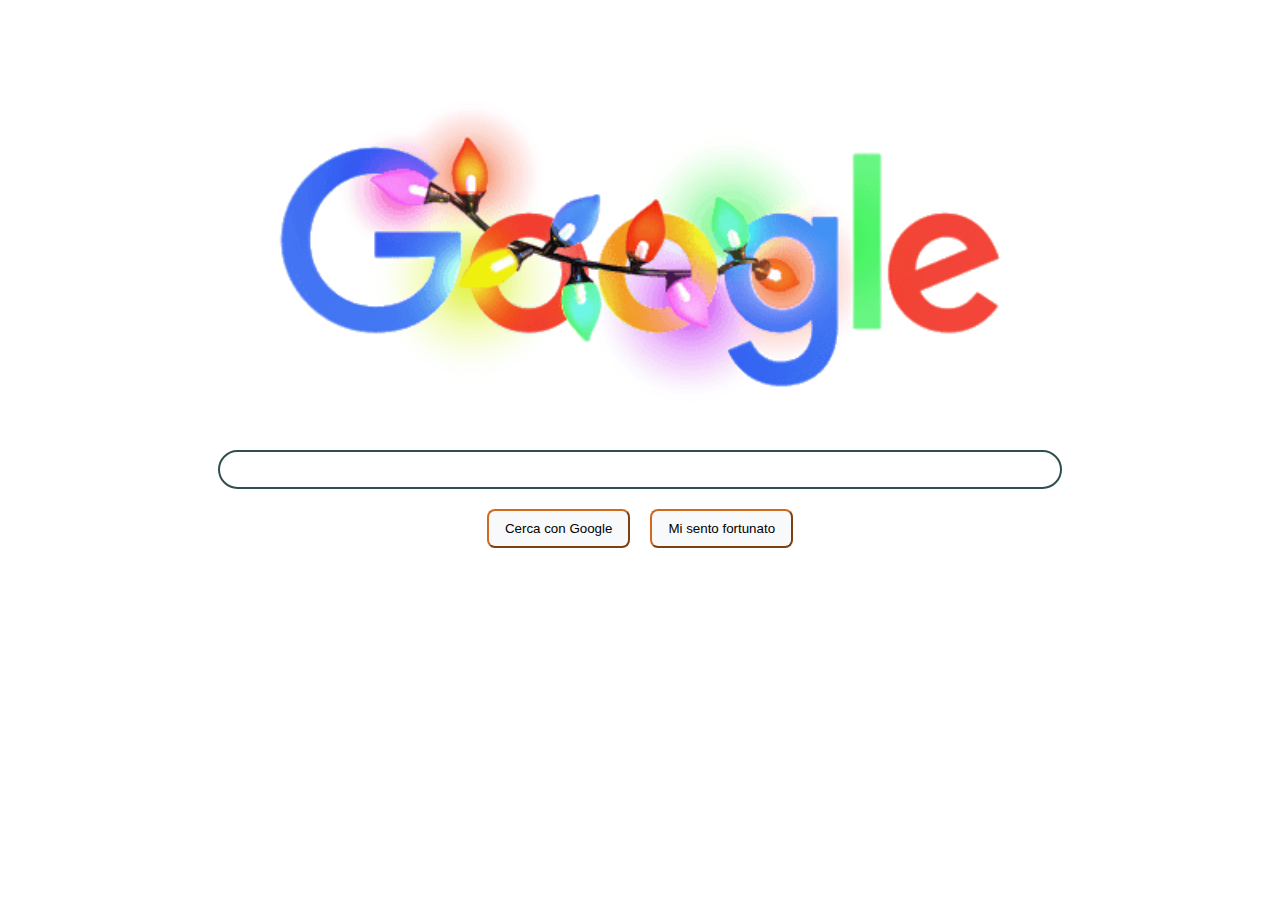
<file: 00_RICERCA_GOOGLE/index.html>
<!DOCTYPE html>
<html lang="en">

<head>
    <meta charset="UTF-8">
    <meta name="viewport" content="width=device-width, initial-scale=1.0">
    <title>Document</title>
    <link rel="stylesheet" href="style.css">

</head>

<body>

    <header>
    </header>

    <main id="main">

        <img src="logo.png" id="logo">

        <input type="text">

        <div id="buttons-container">
            <button>Cerca con Google</button>
            <button>Mi sento fortunato</button>
        </div>

    </main>

    <footer>
    </footer>
</body>

</html>
</file>
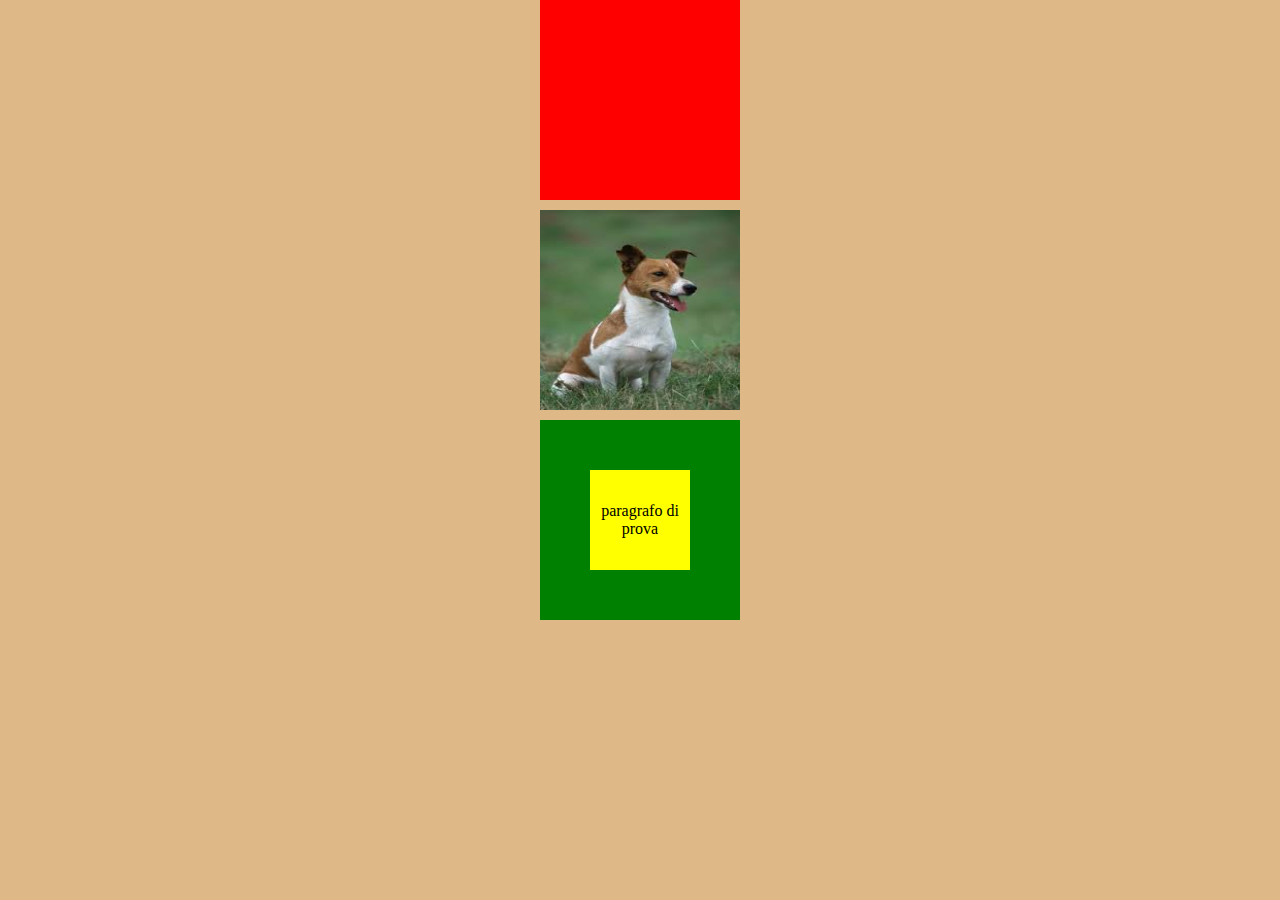
<file: 01_DIV/index.html>
<!doctype html>
<html lang="en">

<head>
    <meta charset="UTF-8" />
    <meta name="viewport" content="width=device-width, initial-scale=1.0" />
    <title>Vediamo_il_div</title>
    <link rel="stylesheet" href="style.css" />
</head>

<body class="main">
    <div class="rosso"></div>
    <div class="aqua">
        <div class="immagine_moto">
            <img src="assets/immagini/images.png" alt="Moto" />
        </div>
    </div>
    <div class="green">
        <div class="yellow">
            <p>paragrafo di prova</p>
        </div>
    </div>
</body>

</html>
</file>
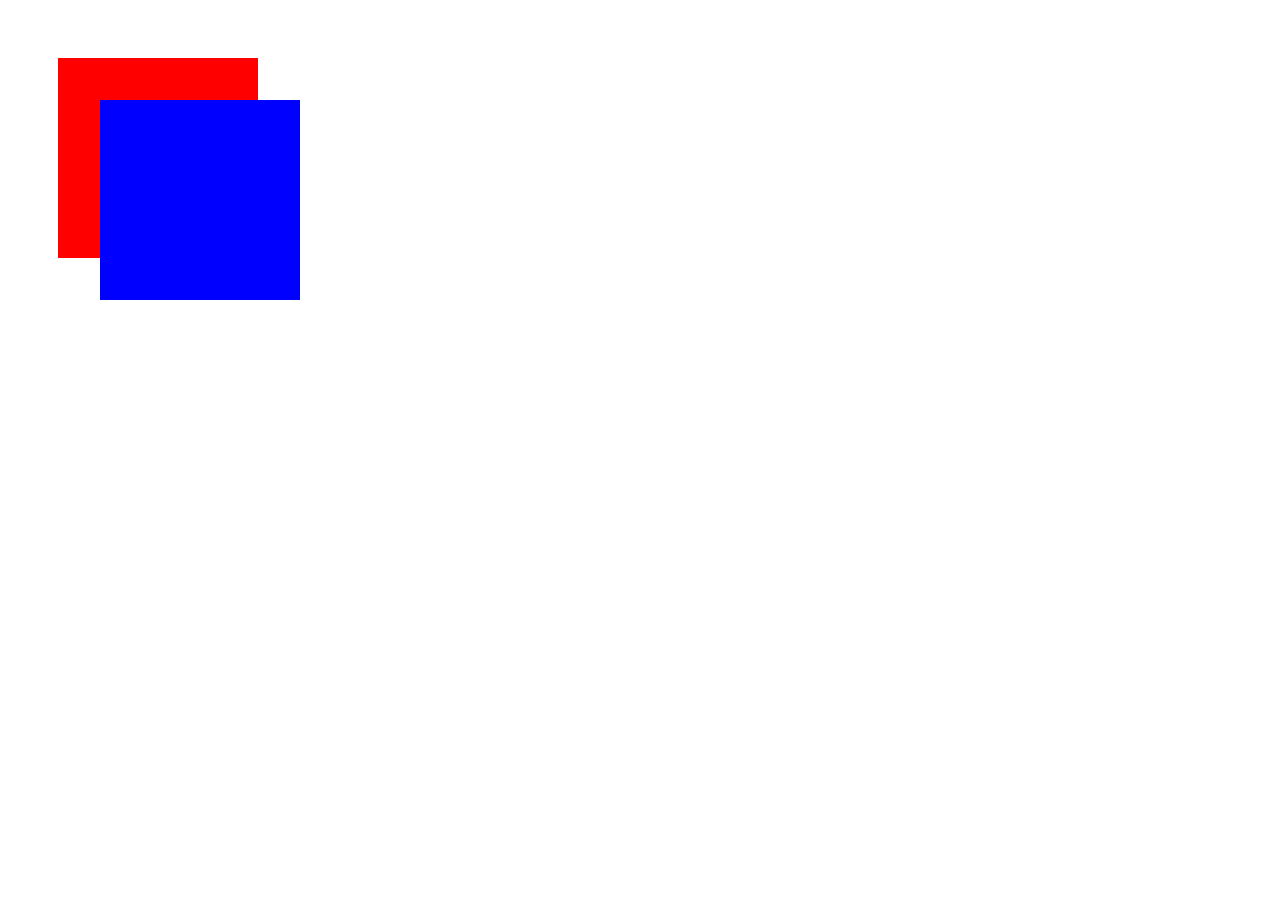
<file: 04_POS_ABSOLUTE/index.html>
<!DOCTYPE html>
<html lang="en">
<head>
    <meta charset="UTF-8">
    <meta name="viewport" content="width=device-width, initial-scale=1.0">
    <link rel="stylesheet" href="style.css">
    <title>Document</title>
    
</head>
<body>
    <div class="box-1 "> </div>
    <div class="box-2"></div>
    </div>
</body>
</html>
</file>
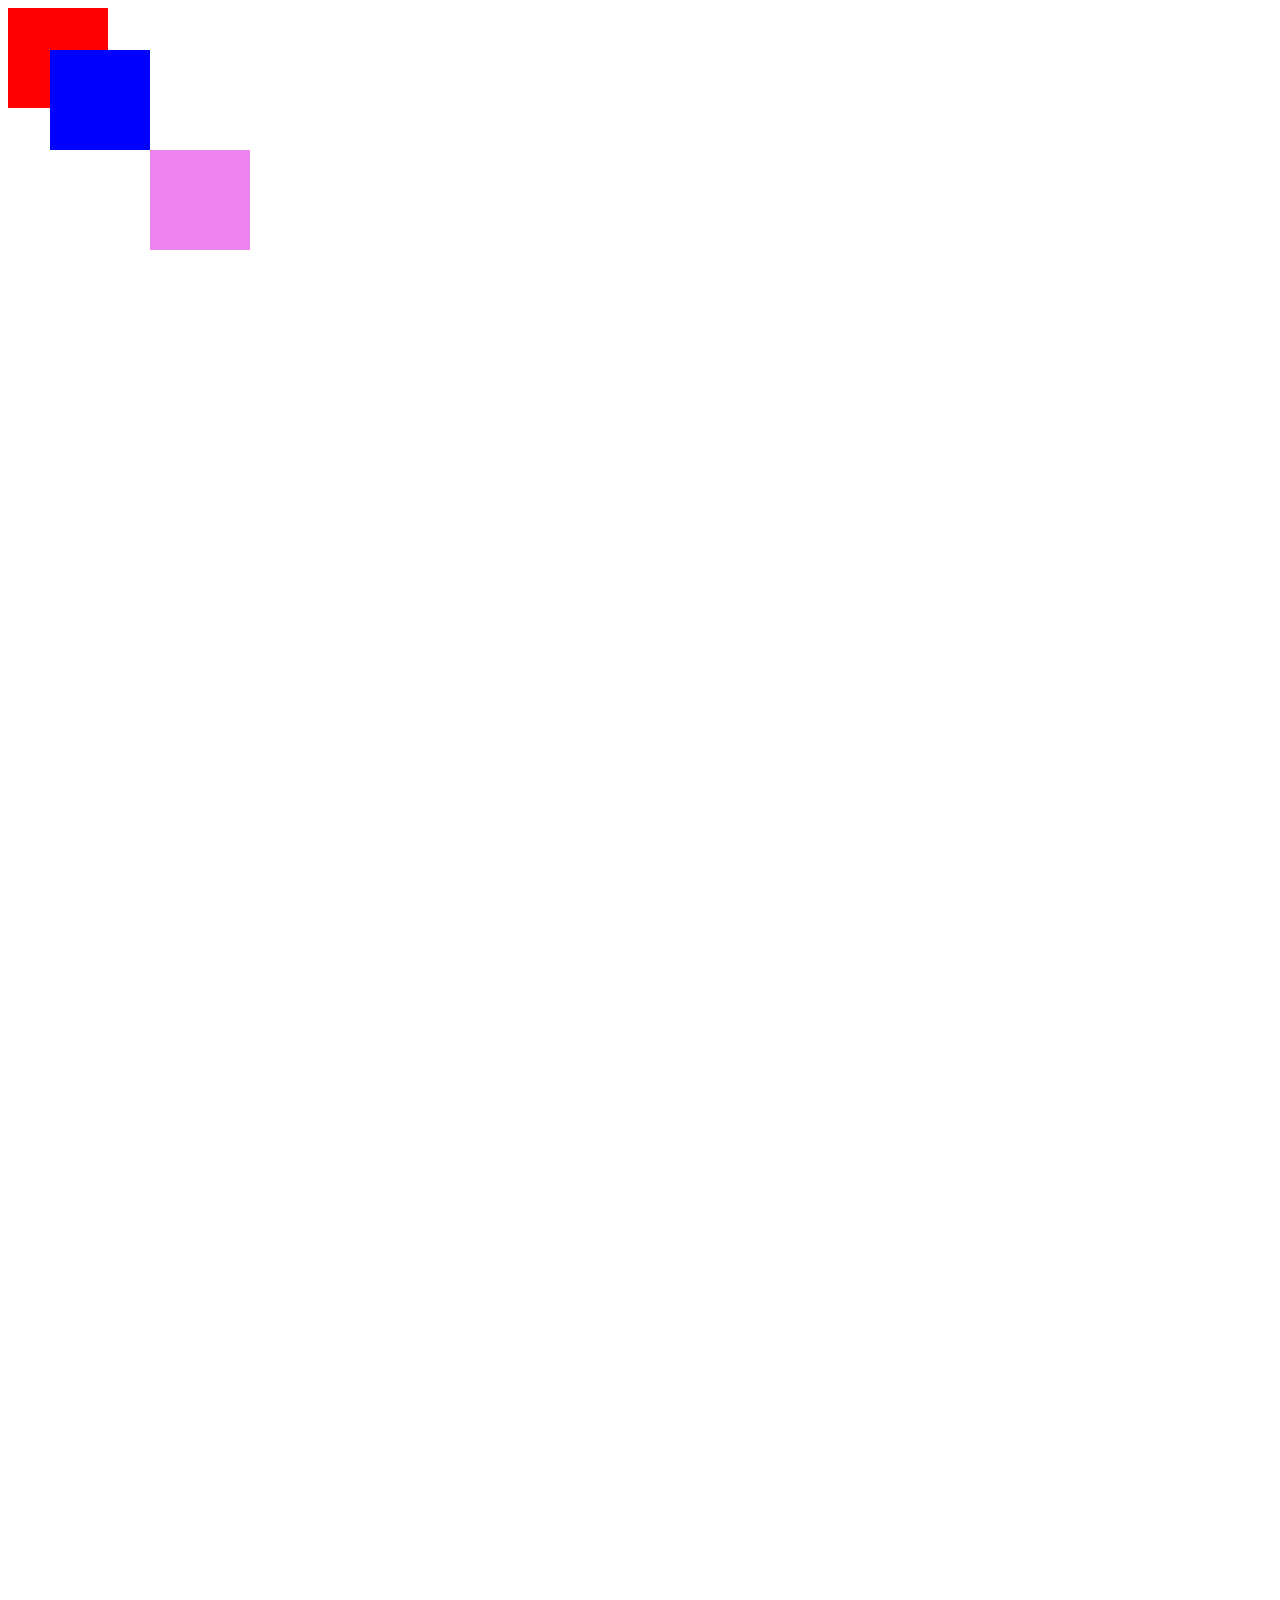
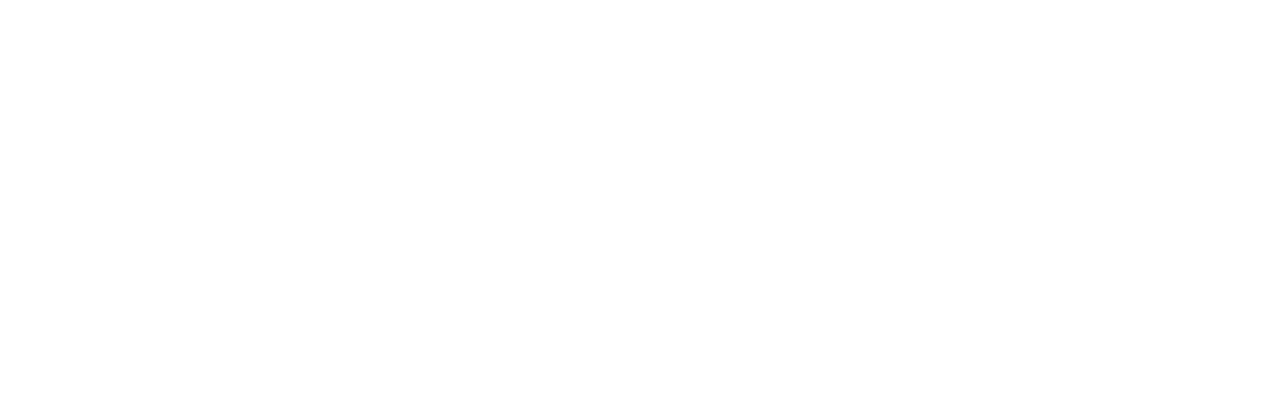
<file: 05_POS_FIXED_STICKY/index.html>
<!DOCTYPE html>
<html lang="en">
<head>
    <meta charset="UTF-8">
    <meta name="viewport" content="width=device-width, initial-scale=1.0">
    <link rel="stylesheet" href="style.css">
    <title>Document</title>
</head>

<body>

    <div class="box1">
        <div class="box2"></div>
    </div>
    <div class="box3"></div>
    
</body>
</html>
</file>
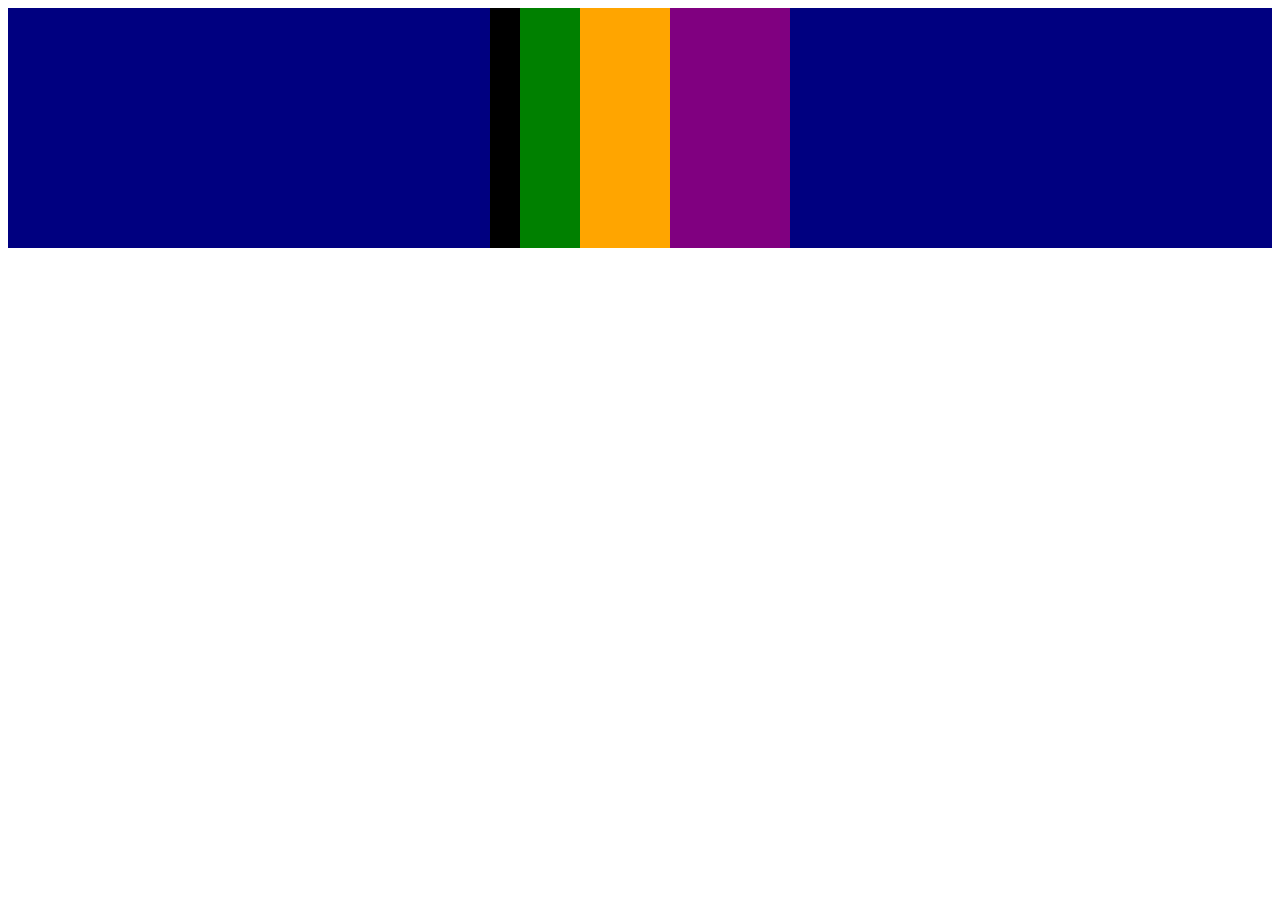
<file: 07_FLEXBOX/index.html>
<!DOCTYPE html>
<html lang="en">
<head>
    <meta charset="UTF-8">
    <meta name="viewport" content="width=device-width, initial-scale=1.0">
    <link rel="stylesheet" href="style.css">
    <title>Document</title>
</head>

<body>

<div class="portabox">
    
        <div class="box1"></div>
        <div class="box2"></div>
        <div class="box3"></div>
        <div class="box4"></div>
</div>
</body>
</html>
</file>
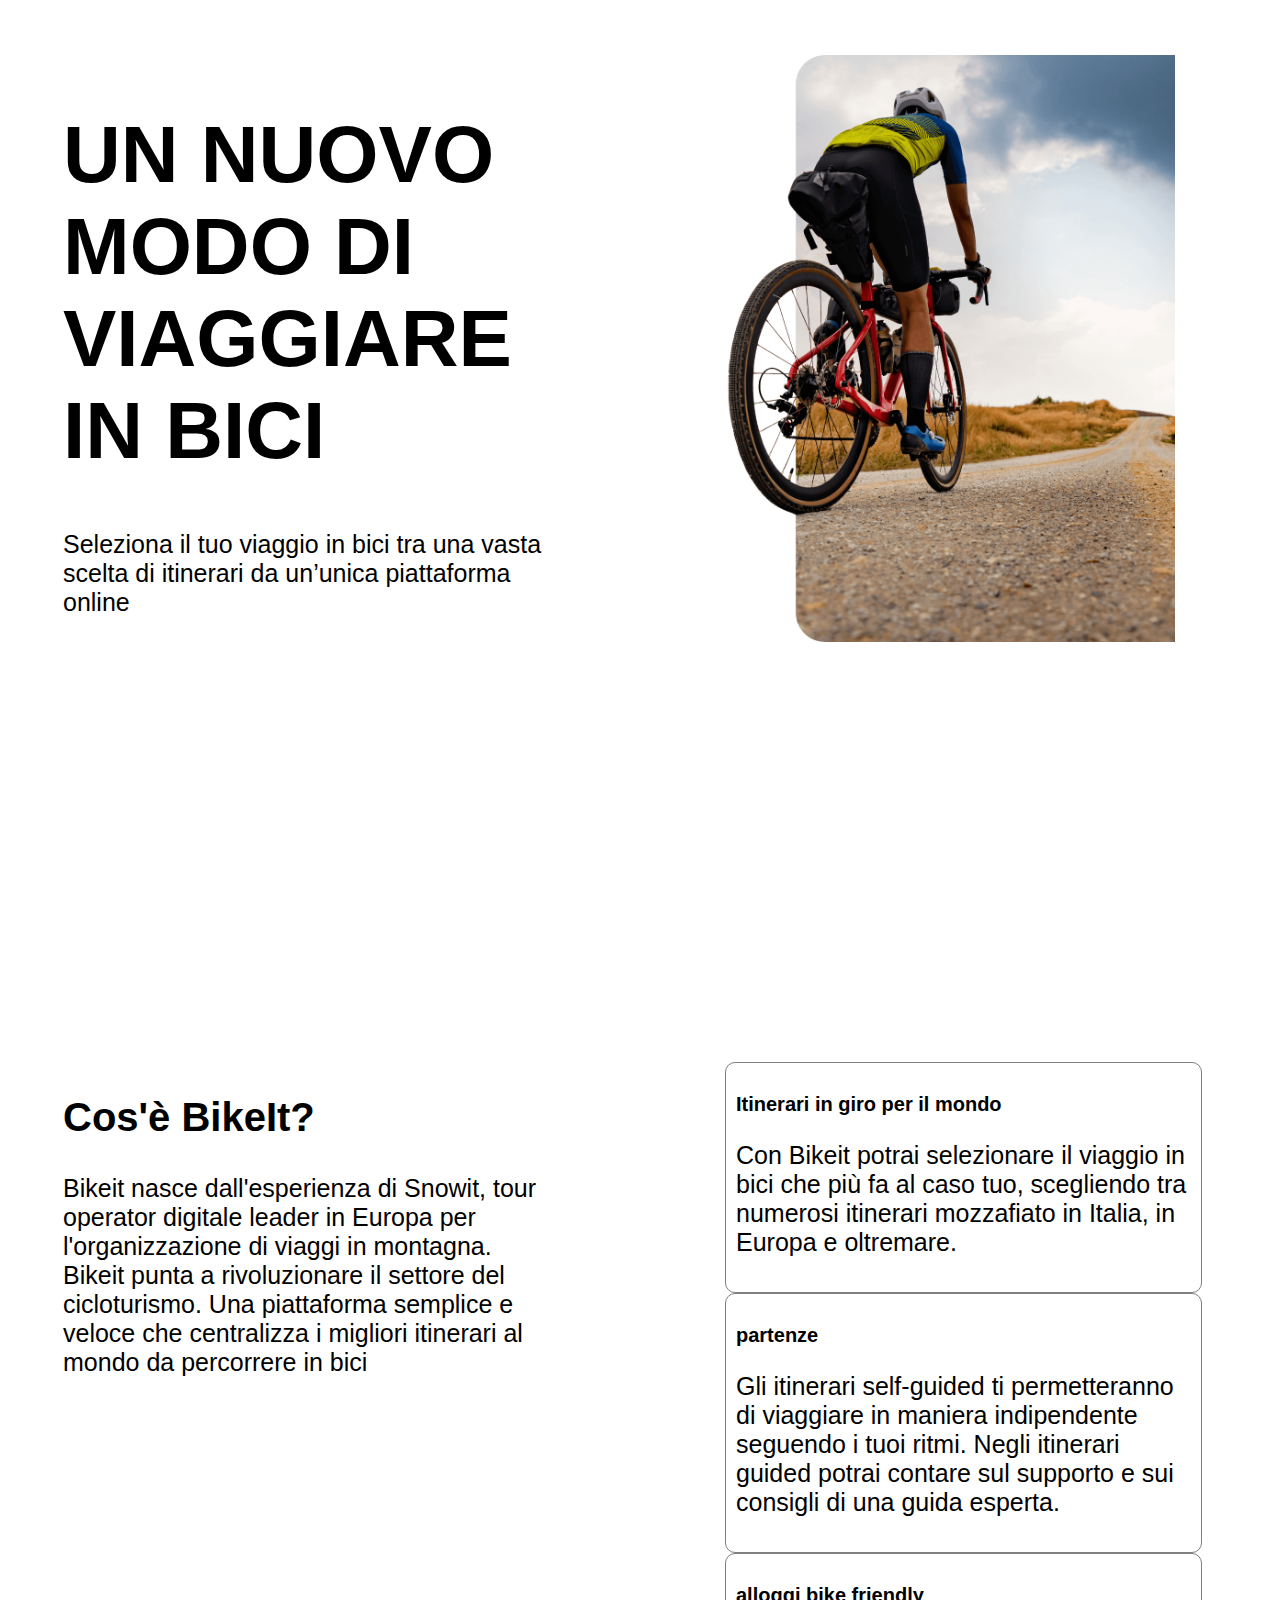
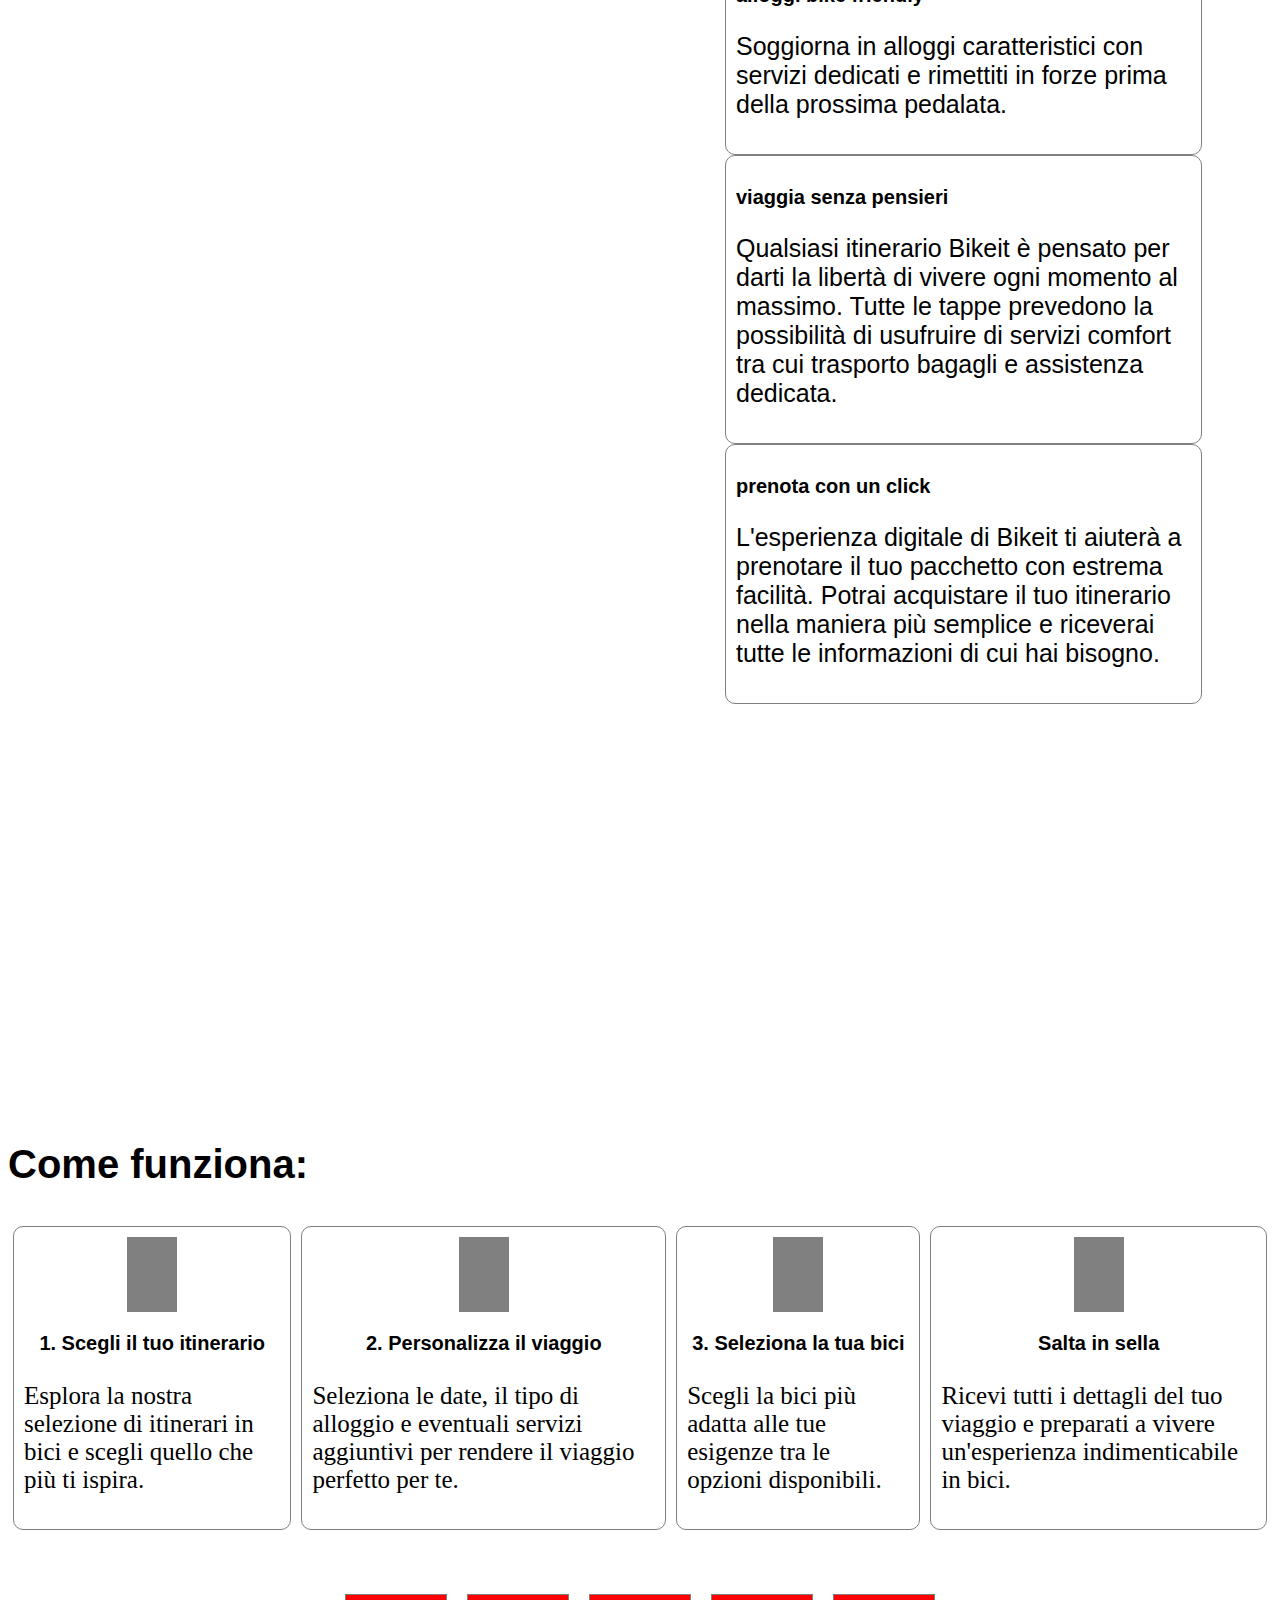
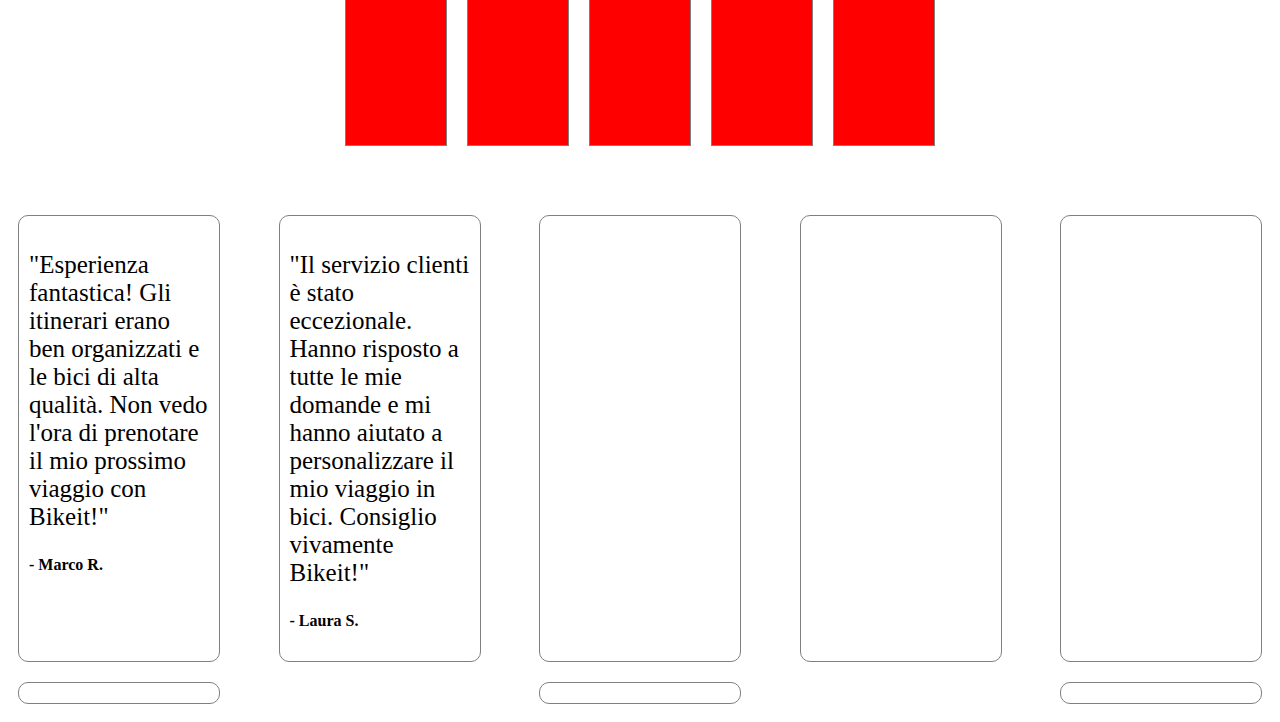
<file: 08_BIKEIT/index.html>
<!DOCTYPE html>
<html lang="en">

<head>
    <meta charset="UTF-8">
    <meta name="viewport" content="width=device-width, initial-scale=1.0">
    <title>Document</title>
    <link rel="stylesheet" href="style.css">
</head>

<body>
    <div class="container-principale">
        <div class="containerpadre">
            <div class="containerfiglio">
                <h1>UN NUOVO <br> MODO DI VIAGGIARE IN BICI </h1>
                <p>Seleziona il tuo viaggio in bici tra una vasta scelta di itinerari da un’unica piattaforma online</p>
            </div>
            <div class="containerfiglio">
                <img src=img1.png>
            </div>


        </div>

        <div class="containerpadre">
            <div class="containerfiglio">
                <h2>Cos'è BikeIt?</h2>
                <p>Bikeit nasce dall'esperienza di Snowit, tour operator digitale leader in Europa per l'organizzazione
                    di viaggi in montagna. Bikeit punta a rivoluzionare il settore del cicloturismo. Una piattaforma
                    semplice e veloce che centralizza i migliori itinerari al mondo da percorrere in bici</p>
            </div>
            <div class="containerfiglio">
                <div class="boxinfo">
                    <h3>Itinerari in giro per il mondo</h3>
                    <p>Con Bikeit potrai selezionare il viaggio in bici che più fa al caso tuo, scegliendo tra numerosi
                        itinerari mozzafiato in Italia, in Europa e oltremare.</p>
                </div>

                <div class="boxinfo">
                    <h3>partenze</h3>
                    <p>Gli itinerari self-guided ti permetteranno di viaggiare in maniera indipendente seguendo i tuoi
                        ritmi. Negli itinerari guided potrai contare sul supporto e sui consigli di una guida esperta.
                    </p>
                </div>
                <div class="boxinfo">
                    <h3>alloggi bike friendly</h3>
                    <p>Soggiorna in alloggi caratteristici con servizi dedicati e rimettiti in forze prima della
                        prossima pedalata.</p>
                </div>
                <div class="boxinfo">
                    <h3>viaggia senza pensieri</h3>
                    <p>Qualsiasi itinerario Bikeit è pensato per darti la libertà di vivere ogni momento al massimo.
                        Tutte le tappe prevedono la possibilità di usufruire di servizi comfort tra cui trasporto
                        bagagli e assistenza dedicata.</p>
                </div>
                <div class="boxinfo">
                    <h3>prenota con un click</h3>
                    <p>L'esperienza digitale di Bikeit ti aiuterà a prenotare il tuo pacchetto con estrema facilità.
                        Potrai acquistare il tuo itinerario nella maniera più semplice e riceverai tutte le informazioni
                        di cui hai bisogno.</p>
                </div>
            </div>
        </div>

    </div>
    <div class="containerpadre2">
        <h2>Come funziona:</h2>
        <div class="containerfiglio2">
            <div class="boxinfo2">
                <div class="fakeimg"></div>
                <h3>1. Scegli il tuo itinerario</h3>
                <p>Esplora la nostra selezione di itinerari in bici e scegli quello che più ti ispira.</p>
            </div>
            <div class="boxinfo2">
                <div class="fakeimg"></div>
                <h3>2. Personalizza il viaggio</h3>
                <p>Seleziona le date, il tipo di alloggio e eventuali servizi aggiuntivi per rendere il viaggio
                    perfetto per te.</p>
            </div>
            <div class="boxinfo2">
                <div class="fakeimg"></div>
                <h3>3. Seleziona la tua bici</h3>
                <p>Scegli la bici più adatta alle tue esigenze tra le opzioni disponibili.</p>
            </div>
            <div class="boxinfo2">
                <div class="fakeimg"></div>
                <h3>Salta in sella</h3>
                <p>Ricevi tutti i dettagli del tuo viaggio e preparati a vivere un'esperienza indimenticabile in
                    bici.</p>
            </div>
        </div>
    </div>
    <div class="containerpadre2">
        <div class="containerlogo">

            <div class="logo"></div>
            <div class="logo"></div>
            <div class="logo"></div>
            <div class="logo"></div>
            <div class="logo"></div>
        </div>

        <div class="contenitore_recensioni">
            <div class="recensione">
                <p>"Esperienza fantastica! Gli itinerari erano ben organizzati e le bici di alta qualità. Non vedo
                    l'ora di prenotare il mio prossimo viaggio con Bikeit!"</p>
                <h4>- Marco R.</h4>
            </div>
            <div class="recensione">
                <p>"Il servizio clienti è stato eccezionale. Hanno risposto a tutte le mie domande e mi hanno
                    aiutato a
                    personalizzare il mio viaggio in bici. Consiglio vivamente Bikeit!"</p>
                <h4>- Laura S.</h4>
            </div>
            <div class="recensione"></div>
            <div class="recensione"></div>
            <div class="recensione"></div>
            <div class="recensione"></div>
            <div class="recensione"></div>
            <div class="recensione"></div>

        </div>

    </div>
    </div>
</body>

</html>
</file>
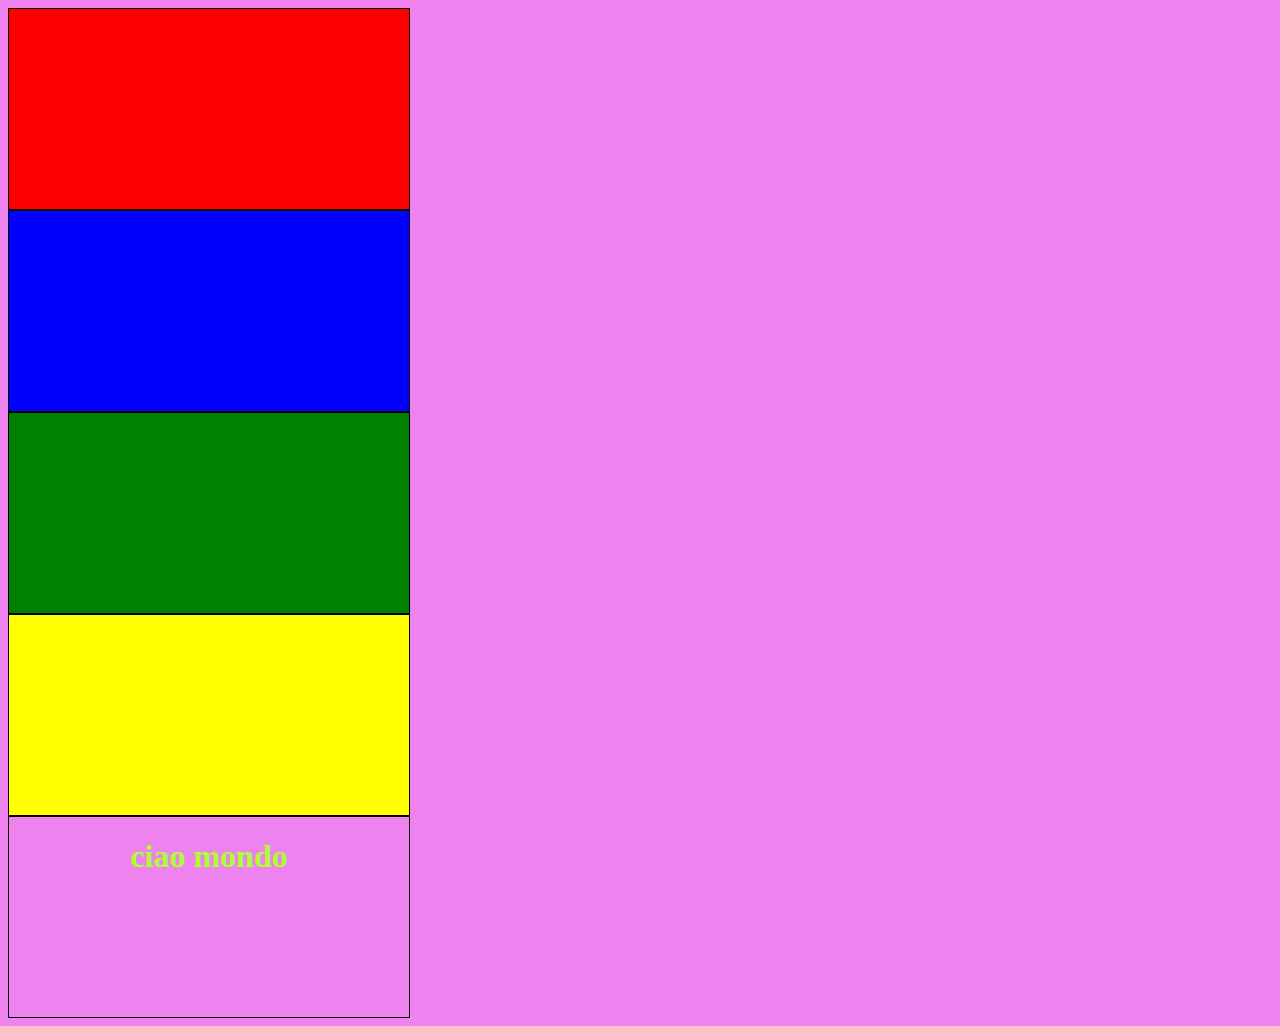
<file: 09_elementiMultiClasse/index.html>
<!DOCTYPE html>
<html lang="en">
<!-- in questo programma usiamo elementi con più classi, 
 rendiamo la pagina graficamente diversa in base al device 
 utilizzato e notiamo la gerarchia della specificita';
 
 1.!important
 2.inline
 3.#id
 4. attribute, .class
 5.selettore -->

<head>
    <meta charset="UTF-8">
    <meta name="viewport" content="width=device-width, initial-scale=1.0">
    <title>Document</title>
    <link rel="stylesheet" href="style.css">
</head>

<body class="responsive">

    <div class="size_box color_box_red">
        <span>

        </span>
    </div>
    <div class="size_box color_box_blue">
        <span>

        </span>
    </div>
    <div class="size_box color_box_green">
        <span>

        </span>
    </div>
    <div class="size_box color_box_yellow">
        <span>

        </span>
    </div>

    <div class="size_box">
        <h1 id="coloreacazzo" class="class1" style="color:cornflowerblue">ciao mondo</h1>
    </div>

</body>

</html>
</file>
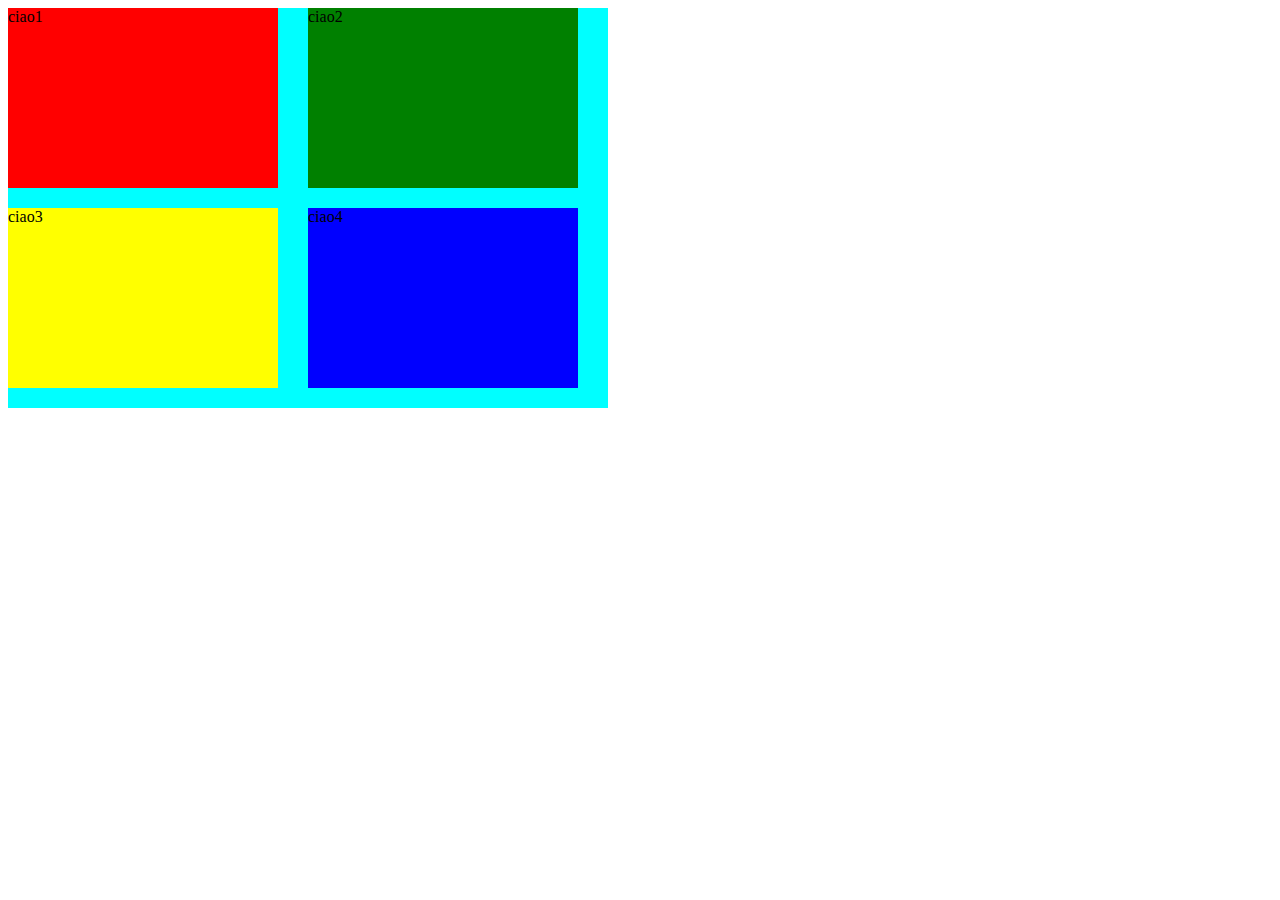
<file: 10_GRID/index.html>
<!DOCTYPE html>
<html lang="en">

<head>
    <meta charset="UTF-8">
    <meta name="viewport" content="width=device-width, initial-scale=1.0">
    <title>Document</title>
    <link rel="stylesheet" href="style.css">
</head>

<body>
    <div class="main_container">

        <div class="griglia">
            <div class="box_griglia red"><span>ciao1</span>
            </div>

            <div class="box_griglia green"><span>ciao2</span>
            </div>
            <div class="box_griglia yellow"><span>ciao3</span>
            </div>
            <div class="box_griglia blue"><span>ciao4</span>
            </div>
        </div>
    </div>
</body>

</html>
</file>
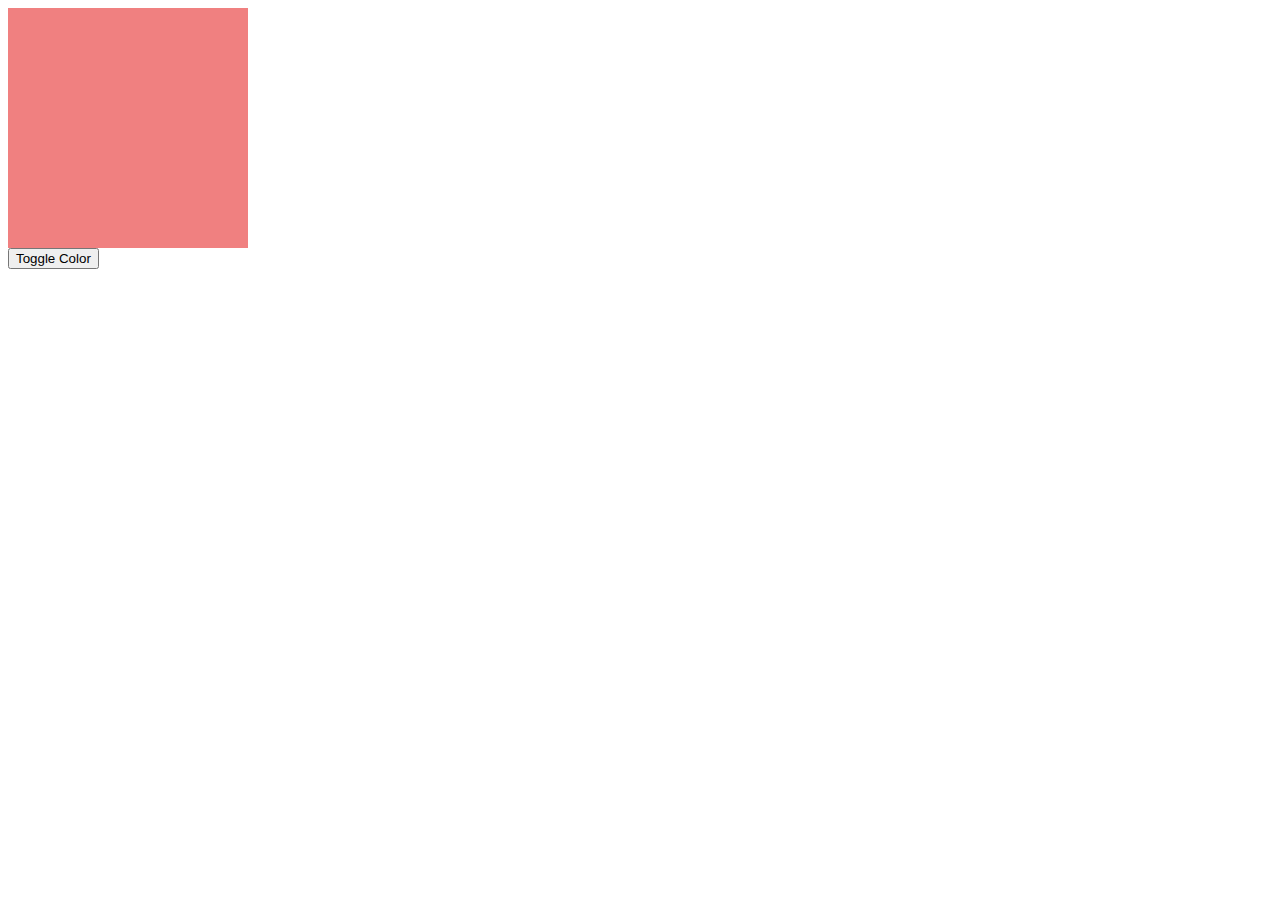
<file: 11_JS/11_1-quadratoCambiaColore/index.html>
<!DOCTYPE html>
<html lang="en">

<head>
    <meta charset="UTF-8">
    <meta name="viewport" content="width=device-width, initial-scale=1.0">
    <title>Document</title>
    <link rel="stylesheet" href="style.css">
</head>

<body>

    <div class="color"> </div>
    <button onclick="toggleColor()">Toggle Color</button>
    <script src="script.js" defer></script>
</body>

</html>
</file>
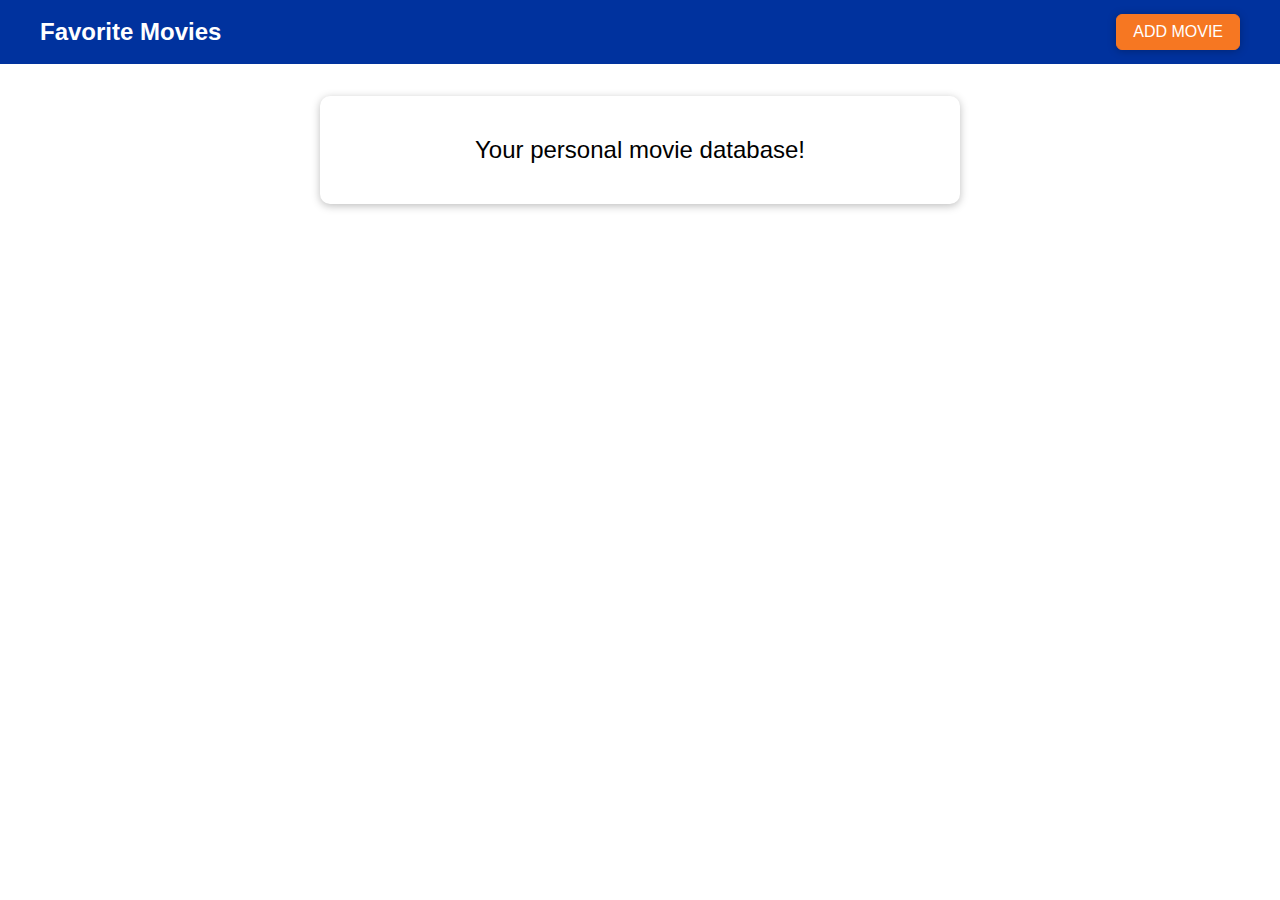
<file: 11_JS/FAVORITE_MOVIES/index.html>
<!DOCTYPE html>
<html lang="en">
  <head>
    <meta charset="UTF-8" />
    <meta name="viewport" content="width=device-width, initial-scale=1.0" />
    <meta http-equiv="X-UA-Compatible" content="ie=edge" />
    <title>Favorite Movies</title>
    <link rel="stylesheet" href="style.css" />
    <script src="script.js" defer></script>
  </head>
  <body>
    <div id="backdrop"></div>
    <div class="modal" id="add-modal">
      <div class="modal__content">
        <label for="title">Movie Title</label>
        <input type="text" name="title" id="title" />
        <label for="image-url">Image URL</label>
        <input type="text" name="image-url" id="image-url" />
        <label for="rating">Your Rating</label>
        <input
          type="number"
          step="1"
          max="5"
          min="1"
          name="rating"
          id="rating"
        />
      </div>
      <div class="modal__actions">
        <button class="btn btn--passive">Cancel</button>
        <button class="btn btn--success">Add</button>
      </div>
    </div>
    <div class="modal" id="delete-modal">
      <h2 class="modal__title">Are you sure?</h2>
      <p class="modal__content">
        Are you sure you want to delete this item? This action can't be made
        undone!
      </p>
      <div class="modal__actions">
        <button class="btn btn--passive">No (Cancel)</button>
        <button class="btn btn--danger">Yes</button>
      </div>
    </div>

    <header>
      <h1>Favorite Movies</h1>
      <button id="bottonemod">ADD MOVIE</button>
    </header>

    <main>
      <section id="entry-text" class="card">
        <p>Your personal movie database!</p>
      </section>
      <ul id="movie-list"></ul>
    </main>
  </body>
</html>
</file>
<file: 00_RICERCA_GOOGLE/style.css>
#main {
    display: flex;
    flex-direction: column;
    /* Mette gli elementi uno sotto l'altro */
    align-items: center;
    /* Li centra orizzontalmente */
    margin-top: 100px;
    /* Sposta tutto un po' più in basso dal bordo alto */
}

input {
    width: 800px;
    border-radius: 250px;
    border: 2px solid darkslategray;
    /* Quel grigio chiaro sottile */
    padding: 10px 20px;
    /* Spazio interno per non far toccare il testo ai bordi */
    outline: none;
    /* Toglie il bordo blu predefinito quando clicchi */
}

#buttons-container {
    display: flex;
    justify-content: center;
    /* Centra i bottoni nel mezzo della pagina */
    gap: 20px;
    /* Crea un po' di spazio tra i due bottoni */
    margin-top: 20px;
    /* Stacca i bottoni dalla barra di ricerca */
}

button {
    background-color: #f8f9fa;
    /* Un grigio molto chiaro per lo sfondo */
    padding: 10px 16px;
    border-radius: 8px;
    border-color: chocolate;
    /* colora i bordi */
    cursor: pointer;
    /* Fa apparire la manina quando ci passi sopra */
}

#logo {
    height: 320px;
    padding-bottom: 30px;
}

#scatolafooterdx {
    display: flex;
    width: 100px;
    align-items: right;
}
</file>
<file: 01_DIV/style.css>
.main {
    display: flex;
    flex-direction: column;
    align-items: center;
    justify-content: space-between;
    gap: 10px;
    background-color: burlywood;
    width: 100%;
    height: 100%;
    margin: 0 auto;
}

.rosso {
    background-color: red;
    width: 200px;
    height: 200px;
}

.aqua {
    background-color: aqua;
    width: 200px;
    height: 200px;
}

.green {
    background-color: green;
    width: 200px;
    height: 200px;
    display: flex;
    justify-content: center;
    align-items: center;
}

.yellow {
    background-color: yellow;
    width: 100px;
    height: 100px;
    display: flex;
    justify-content: center;
    align-items: center;
}

.immagine_moto {
    display: flex;
    background-color: blue;
    width: 200px;
    height: 200px;
}

img {
    display: block;
    width: 100%;
    height: 100%;
    image-rendering: auto;
}

p {
    margin: 0;
    text-align: center;
}
</file>
<file: 04_POS_ABSOLUTE/style.css>
.box-1{
    width: 200px;
    height: 200px;
    background-color: red;
    position: relative;
    top: 50px;
    left: 50px;
}
.box-2{
    width: 200px;
    height: 200px;
    background-color: blue;
    position: absolute;
    top: 100px;
    left: 100px;
}
</file>
<file: 05_POS_FIXED_STICKY/style.css>
body{
    height: 2000px;
}

.box1{
    width: 100px;
    height: 100px;
    background-color: red;
    position: static;
    top: 50px;
    left: 50px;
}
.box2{
    width: 100px;
    height: 100px;
    background-color: blue;
    position: fixed;
    top: 50px;
    left: 50px;
}
.box3{
    width: 100px;
    height: 100px;
    background-color: violet;
    position:sticky;
    top: 150px;
    left: 150px;
}
</file>
<file: 07_FLEXBOX/style.css>
.box1 {
    width:30px;
    height: 240px;
    background-color: black;
}
.box2{
    width:60px;
    height:240px;
    background-color: green;
}
.box3{
    width:90px;
    height:240px;
    background-color: orange;
}
.box4{
    width:120px;
    height:240px;
    background-color: purple;
}
.portabox{
    background-color: navy;
    display: flex;
    margin: 0 auto;
    flex-direction: row;
    flex-wrap: wrap;
    align-items: center;
    justify-content: center;
}
</file>
<file: 08_BIKEIT/style.css>
.container-principale {
    padding: 5px;
    margin: 15px;
    font-family: panton-regular, sans-serif;
    box-sizing: border-box;
    /*background-color: sandybrown;*/
}

.containerpadre {
    display: flex;
    flex-direction: row;
    justify-content: space-between;
    gap: 100px;
    margin-bottom: 350px;
    /*background-color: greenyellow;*/
}

h1 {
    font-family: panton-extra-bold, sans-serif;
    font-size: 80px;
}

p {
    font-size: 25px;
}

.containerfiglio {
    flex: 1;
    flex-direction: column;
    margin: 35px;
    /*background-color: darkblue;*/
}

img {
    width: 100%;
    height: 100%;
    max-width: 450px;
    max-height: 600px;
    object-fit: cover;
    /*background-color: lightsalmon;*/
}

h2 {
    font-family: panton-bold, sans-serif;
    font-size: 40px;
}

.boxinfo {
    border: 1px solid grey;
    border-radius: 10px;
    width: auto;
    height: auto;
    margin-right: 15px;
    padding: 10px;
}

.containerpadre2 {
    display: flex;
    flex-direction: column;
    justify-content: center;
    height: auto;
}

.containerfiglio2 {
    display: flex;
    flex-direction: row;
    justify-content: space-between;
    height: 100%;
}

.boxinfo2 {
    display: flex;
    border: 1px solid grey;
    border-radius: 10px;
    width: auto;
    height: auto;
    margin: 5px;
    padding: 10px;
    flex-direction: column;
    align-items: center;
}

.fakeimg {
    background-color: grey;
    width: 50px;
    height: 75px;
    margin-bottom: 0.5px;
}

h3 {
    font-family: panton-bold, sans-serif;
    font-size: 20px;
    margin-bottom: 2px;
}

.containerlogo {
    display: flex;
    flex-direction: row;
    justify-content: center;
    align-items: center;
    height: 250px;
    width: 75%;
    margin: 10px auto;
    background-color: white;
}

.logo {
    border: 1px solid grey;
    margin: 10px;
    width: 100px;
    height: 150px;
    background-color: red;
}

.contenitore_recensioni {
    display: flex;
    flex-direction: row;
    justify-content: space-between;
    flex-wrap: wrap;
}

.recensione {
    border: 1px solid grey;
    border-radius: 10px;
    width: 180px;
    min-width: 50px;
    height: auto;
    margin: 10px;
    padding: 10px;
}
</file>
<file: 09_elementiMultiClasse/style.css>
.size_box {
    display: flex;
    width: 400px;
    height: 200px;
    justify-content: center;
    border: solid 1px black;
}

.color_box_red {
    background-color: red;
}

.color_box_blue {
    background-color: blue;
}

.color_box_green {
    background-color: green;
}

.color_box_yellow {
    background-color: yellow;
}

/*size telefono*/
.responsive {
    background-color: coral;
}

/*size tablet*/
@media (min-width:769px) {
    .responsive {
        background-color: green;
    }
}

/*size desktop*/
@media (min-width:1024px) {
    .responsive {
        background-color: violet;
    }
}

h1 {
    color: greenyellow !important
}

.class1 {
    color: deeppink
}


#coloreacazzo {
    color: aquamarine;
}
</file>
<file: 10_GRID/style.css>
.main_container {
    display: flex;
    width: 100%;
    height: 600px;
}

.griglia {
    display: grid;
    grid-template-columns: repeat(2, 2fr);
    grid-template-rows: repeat(2, 2fr);
    background-color: aqua;
    height: 400px;
    width: 600px;
}

.box_griglia {
    height: 180px;
    width: 90%;
}

.red {
    background-color: red;
}

.green {
    background-color: green;
}

.yellow {
    background-color: yellow;
}

.blue {
    background-color: blue;
}
</file>
<file: 11_JS/11_1-quadratoCambiaColore/style.css>
.color {
    width: 240px;
    height: 240px;
    background-color: lightcoral;
}

.color.active {
    background-color: aquamarine;
}
</file>
<file: 11_JS/FAVORITE_MOVIES/style.css>
* {
  box-sizing: border-box;
}

html {
  font-family: sans-serif;
}

body {
  margin: 0;
}

button:focus {
  outline: none;
}

header {
  width: 100%;
  height: 4rem;
  display: flex;
  justify-content: space-between;
  align-items: center;
  padding: 0 2.5rem;
  background: #00329e;
}

header h1 {
  margin: 0;
  color: white;
  font-size: 1.5rem;
}

header button {
  font: inherit;
  padding: 0.5rem 1rem;
  background: #f67722;
  border: 1px solid #f67722;
  color: white;
  border-radius: 6px;
  box-shadow: 0 1px 8px rgba(0, 0, 0, 0.26);
  cursor: pointer;
}

header button:hover,
header button:active {
  background: #f3cc4b;
  border-color: #f3cc4b;
  color: #995200;
}

label {
  font-weight: bold;
  margin: 0.5rem 0;
  color: #464646;
}

input {
  font: inherit;
  border: 1px solid #ccc;
  padding: 0.4rem 0.2rem;
  color: #383838;
}

input:focus {
  outline: none;
  background: #fff1c4;
}

.btn {
  font: inherit;
  padding: 0.5rem 1.5rem;
  border: 1px solid #00329e;
  background: #00329e;
  color: white;
  border-radius: 6px;
  box-shadow: 0 1px 8px rgba(0, 0, 0, 0.26);
  cursor: pointer;
  margin: 0 0.5rem;
}

.btn:hover,
.btn:active {
  background: #f67722;
  border-color: #f67722;
}

.btn--passive {
  color: #00329e;
  background: transparent;
  border: none;
  box-shadow: none;
}

.btn--passive:hover,
.btn--passive:active {
  background: #aec6f8;
}

.btn--danger {
  background: #d30808;
  color: white;
  border-color: #d30808;
}

.btn--danger:hover,
.btn--danger:active {
  background: #ff3217;
  border-color: #ff3217;
}

.modal {
  position: fixed;
  z-index: 100;
  background: white;
  border-radius: 10px;
  width: 80%;
  top: 30vh;
  left: 10%;
  box-shadow: 0 2px 8px rgba(0, 0, 0, 0.26);
  display: none;
}

.modal.visible {
  display: block;
  animation: fade-slide-in 0.3s ease-out forwards;
}

.modal .modal__title {
  margin: 0;
  padding: 1rem;
  border-bottom: 1px solid #00329e;
  background: #00329e;
  color: white;
  border-radius: 10px 10px 0 0;
}

.modal .modal__content {
  padding: 1rem;
}

.modal .modal__actions {
  padding: 1rem;
  display: flex;
  justify-content: flex-end;
}

.movie-element {
  margin: 1rem 0;
  box-shadow: 0 2px 8px rgba(0, 0, 0, 0.26);
  border-radius: 10px;
  display: flex;
}

.movie-element h2,
.movie-element p {
  font-size: 1.25rem;
  margin: 0;
}

.movie-element h2 {
  color: #383838;
  margin-bottom: 1rem;
}

.movie-element p {
  color: white;
  display: inline;
  background: #f67722;
  padding: 0.25rem 1rem;
  border-radius: 15px;
}

.movie-element__image {
  flex: 1;
  border-radius: 10px 0 0 10px;
  overflow: hidden;
}

.movie-element__image img {
  height: 100%;
  width: 100%;
  object-fit: cover;
}

.movie-element__info {
  flex: 2;
  padding: 1rem;
}

.card {
  background: white;
  border-radius: 10px;
  box-shadow: 0 2px 8px rgba(0, 0, 0, 0.26);
}

#entry-text {
  width: 40rem;
  margin: 2rem auto;
  max-width: 80%;
  padding: 1rem;
}

#entry-text p {
  font-size: 1.5rem;
  text-align: center;
}

#movie-list {
  list-style: none;
  width: 40rem;
  max-width: 90%;
  margin: 1rem auto;
  padding: 0;
}

#backdrop {
  position: fixed;
  width: 100%;
  height: 100vh;
  top: 0;
  left: 0;
  background: rgba(0, 0, 0, 0.75);
  z-index: 10;
  pointer-events: none;
  display: none;
}

#backdrop.visible {
  display: block;
  pointer-events: all;
}

#add-modal .modal__content {
  display: flex;
  flex-direction: column;
}

@media (min-width: 768px) {
  .modal {
    width: 40rem;
    left: calc(50% - 20rem);
  }
}

@keyframes fade-slide-in {
  from {
    transform: translateY(-5rem);
  }
  to {
    transform: translateY(0);
  }
}
</file>
